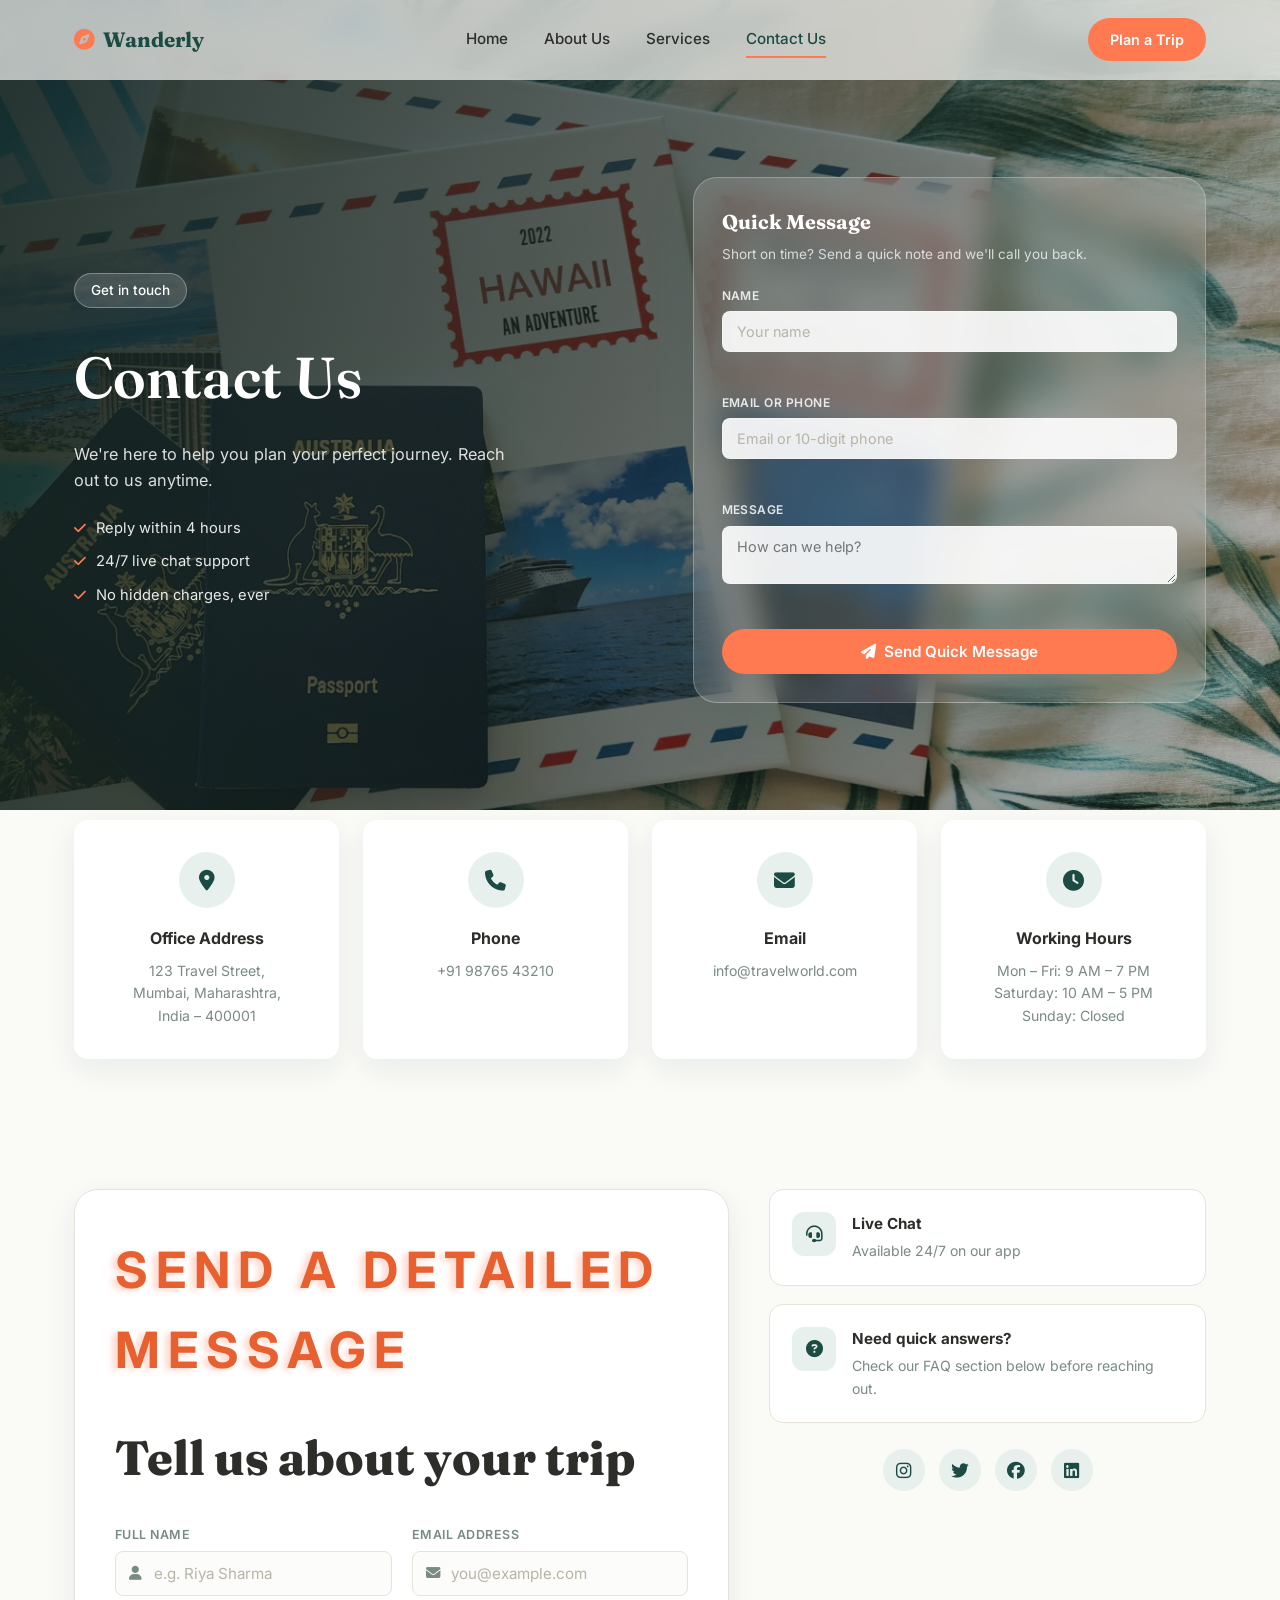
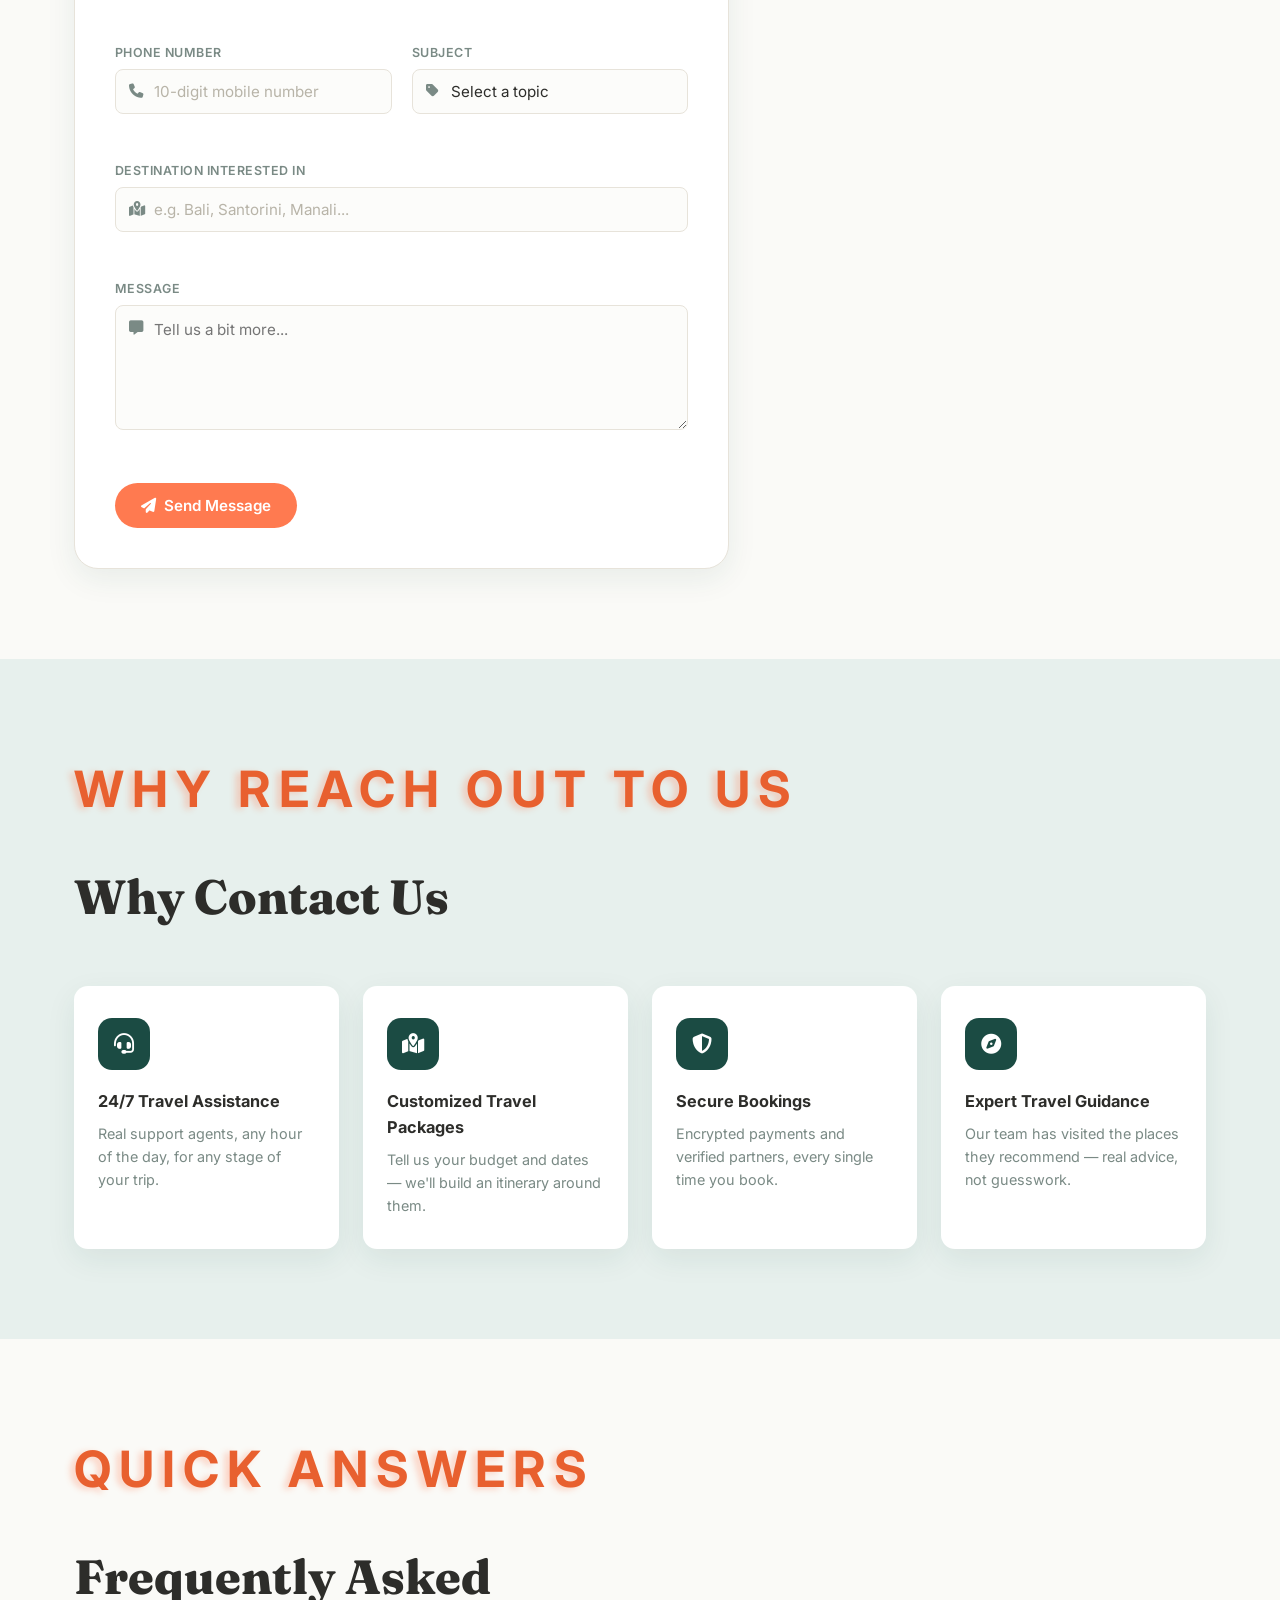
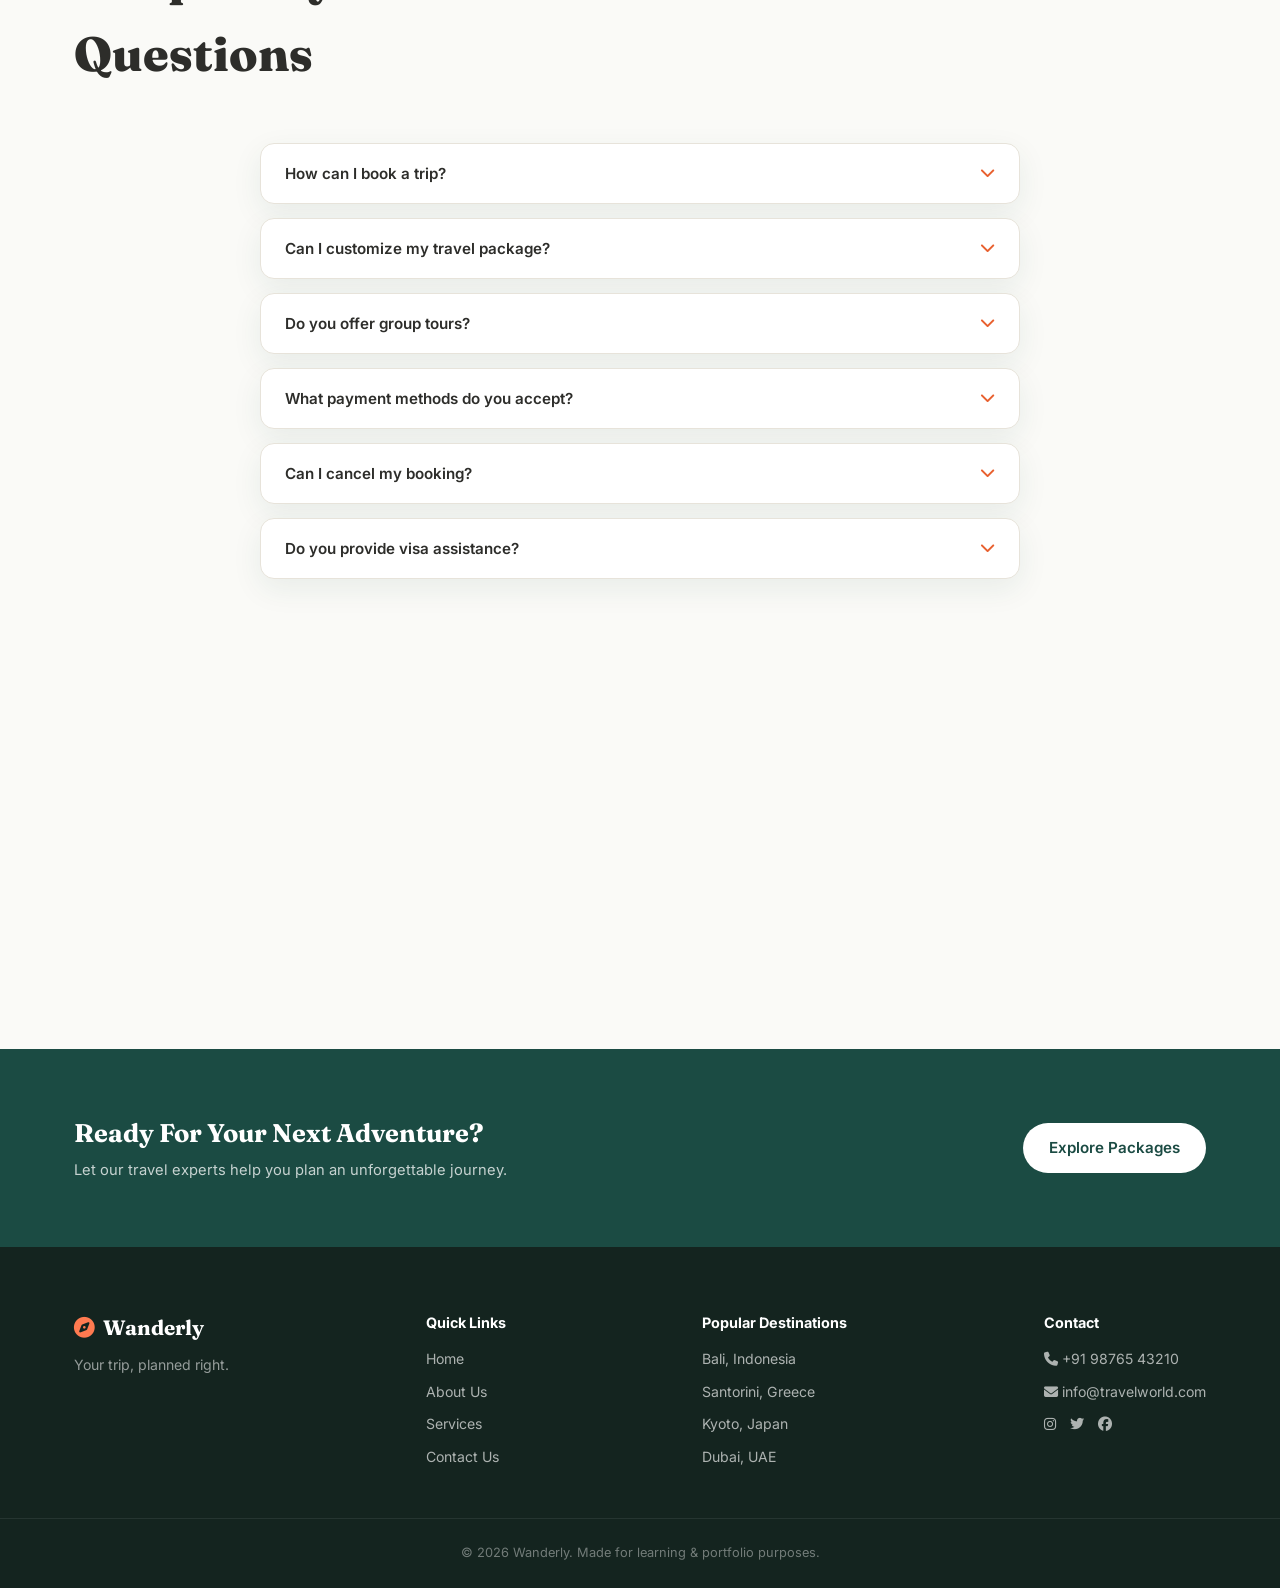
<file: contact.html>
<!DOCTYPE html>
<html lang="en">
<head>
  <meta charset="UTF-8" />
  <meta name="viewport" content="width=device-width, initial-scale=1.0" />
  <meta name="description" content="Contact Wanderly for travel bookings, custom packages, and 24/7 support. Reach us by phone, email, or our online form." />
  <title>Contact Us — Wanderly Travel</title>

  <!-- Google Fonts: Fraunces (headline) + Inter (body/UI) -->
  <link rel="preconnect" href="https://fonts.googleapis.com">
  <link rel="preconnect" href="https://fonts.gstatic.com" crossorigin>
  <link href="https://fonts.googleapis.com/css2?family=Fraunces:opsz,wght@9..144,400;9..144,500;9..144,600;9..144,700&family=Inter:wght@400;500;600;700&display=swap" rel="stylesheet">

  <!-- Icons -->
  <link rel="stylesheet" href="https://cdnjs.cloudflare.com/ajax/libs/font-awesome/6.5.1/css/all.min.css">

  <!-- style.css = shared styles used on every page -->
  <link rel="stylesheet" href="style.css" />
  <!-- contact.css = styles only for this page -->
  <link rel="stylesheet" href="contact.css" />
</head>
<body>

  <!-- ============ NAVBAR (same on every page) ============ -->
  <header class="navbar" id="navbar">
    <div class="container navbar__inner">
      <a href="index.html" class="navbar__logo">
        <i class="fa-solid fa-compass"></i>
        <span>Wanderly</span>
      </a>

      <nav class="navbar__links" id="navLinks">
        <a href="index.html">Home</a>
        <a href="about.html">About Us</a>
        <a href="services.html">Services</a>
        <a href="contact.html" class="active">Contact Us</a>
      </nav>

      <a href="#contactForm" class="btn btn--primary navbar__cta">Plan a Trip</a>

      <button class="navbar__toggle" id="navToggle" aria-label="Open menu">
        <span></span>
        <span></span>
        <span></span>
      </button>
    </div>
  </header>

  <!-- ============ 1. HERO SECTION (with small quick-contact form) ============ -->
  <section class="contact-hero">
    <div class="contact-hero__bg"></div>
    <div class="contact-hero__overlay"></div>

    <div class="container contact-hero__grid">

      <div class="contact-hero__text">
        <p class="hero__eyebrow" data-animate="fade-up">Get in touch</p>
        <h1 class="contact-hero__title" data-animate="fade-up" data-delay="1">Contact Us</h1>
        <p class="contact-hero__subtitle" data-animate="fade-up" data-delay="2">
          We're here to help you plan your perfect journey. Reach out to us anytime.
        </p>

        <ul class="contact-hero__highlights" data-animate="fade-up" data-delay="3">
          <li><i class="fa-solid fa-check"></i> Reply within 4 hours</li>
          <li><i class="fa-solid fa-check"></i> 24/7 live chat support</li>
          <li><i class="fa-solid fa-check"></i> No hidden charges, ever</li>
        </ul>
      </div>

      <!-- SMALL QUICK-CONTACT FORM, lives in the hero, glassmorphism card -->
      <div class="quick-form-card" data-animate="fade-up" data-delay="2">
        <h3>Quick Message</h3>
        <p class="quick-form-card__hint">Short on time? Send a quick note and we'll call you back.</p>

          <form id="quickForm" class="quick-form" novalidate method="get">
            <div class="field">
              <label for="FirstName" > Name </label>
              <input type="text" id="Firstname"  name="FName" placeholder="Your name" autocomplete="off" />
              <span class="field__error" id="quickNameError"></span>
            </div>

          <div class="field">
            <label for="Email" > Email or Phone </label>
            <input type="text" id="Email" name="Contact" placeholder="Email or 10-digit phone" autocomplete="off" />
            <span class="field__error" id="quickContactError"></span>
          </div>

          <div class="field">
            <label for="Message" > Message </label>
            <textarea id="Message" name="Message" rows="2" placeholder="How can we help?"></textarea>
            <span class="field__error" id="quickMessageError"></span>
          </div>

          <button type="button" class="btn btn--primary quick-form__submit" onclick="SendQuickMessage()">
            <i class="fa-solid fa-paper-plane"></i> Send Quick Message
          </button>
         

        </form>
      </div>

    </div>
  </section>
 <script>
function SendQuickMessage() {

    

    var firstName = document.getElementById("Firstname").value;
    var email = document.getElementById("Email").value;
    var message = document.getElementById("Message").value;

    console.log(firstName);
    console.log(email);
    console.log(message);

    window.location.href =
        "thankyou.html?name=" + firstName+
        "&email=" + email +
        "&message=" + message;
}
</script>
  <!-- ============ 2. CONTACT INFORMATION CARDS ============ -->
  <section class="info-cards">
    <div class="container">
      <div class="info-cards__grid">

        <div class="info-card" data-animate="fade-up">
          <div class="info-card__icon"><i class="fa-solid fa-location-dot"></i></div>
          <h3>Office Address</h3>
          <p>123 Travel Street,<br />Mumbai, Maharashtra,<br />India – 400001</p>
        </div>

        <div class="info-card" data-animate="fade-up" data-delay="1">
          <div class="info-card__icon"><i class="fa-solid fa-phone"></i></div>
          <h3>Phone</h3>
          <p>+91 98765 43210</p>
        </div>

        <div class="info-card" data-animate="fade-up" data-delay="2">
          <div class="info-card__icon"><i class="fa-solid fa-envelope"></i></div>
          <h3>Email</h3>
          <p>info@travelworld.com</p>
        </div>

        <div class="info-card" data-animate="fade-up" data-delay="3">
          <div class="info-card__icon"><i class="fa-solid fa-clock"></i></div>
          <h3>Working Hours</h3>
          <p>
            Mon – Fri: 9 AM – 7 PM<br />
            Saturday: 10 AM – 5 PM<br />
            Sunday: Closed
          </p>
        </div>

      </div>
    </div>
  </section>

  <!-- ============ 3. FULL CONTACT FORM SECTION ============ -->
  <section class="contact-main" id="contactForm">
    <div class="container contact-main__grid">

      <div class="contact-form-card" data-animate="fade-up">
        <p class="section-eyebrow">Send a detailed message</p>
        <h2 class="section-title" style="margin-bottom: 28px;">Tell us about your trip</h2>

        <form id="fullContactForm" class="contact-form" method="get">

          <div class="field">
            <label for="fullName">Full Name</label>
            <div class="field__input-wrap">
              <i class="fa-solid fa-user field__icon"></i>
              <input type="text" id="fullName1" name="fullName" placeholder="e.g. Riya Sharma" autocomplete="off" required />
            </div>
            <span class="field__error" id="fullNameError"></span>
          </div>

          <div class="field">
            <label for="email">Email Address</label>
            <div class="field__input-wrap">
              <i class="fa-solid fa-envelope field__icon"></i>
              <input type="email" id="email1" name="email" placeholder="you@example.com" autocomplete="off" />
            </div>
            <span class="field__error" id="emailError"></span>
          </div>

          <div class="field">
            <label for="phone">Phone Number</label>
            <div class="field__input-wrap">
              <i class="fa-solid fa-phone field__icon"></i>
              <input type="tel" id="phone1" name="phone" placeholder="10-digit mobile number" autocomplete="off" />
            </div>
            <span class="field__error" id="phoneError"></span>
          </div>

          <div class="field">
            <label for="subject">Subject</label>
            <div class="field__input-wrap">
              <i class="fa-solid fa-tag field__icon"></i>
              <select id="subject1" name="subject">
                <option value="">Select a topic</option>
                <option value="Booking Issue">Booking Issue</option>
                <option value="Refund / Cancellation">Refund / Cancellation</option>
                <option value="Partnership">Partnership</option>
                <option value="Feedback">Feedback</option>
                <option value="Other">Other</option>
              </select>
            </div>
            <span class="field__error" id="subjectError"></span>
          </div>

          <div class="field field--full">
            <label for="destination">Destination Interested In</label>
            <div class="field__input-wrap">
              <i class="fa-solid fa-map-location-dot field__icon"></i>
              <input type="text" id="destination1" name="destination" placeholder="e.g. Bali, Santorini, Manali..." autocomplete="off" />
            </div>
            <span class="field__error" id="destinationError"></span>
          </div>

          <div class="field field--full">
            <label for="message">Message</label>
            <div class="field__input-wrap field__input-wrap--textarea">
              <i class="fa-solid fa-message field__icon field__icon--top"></i>
              <textarea id="message1" name="message" rows="5" placeholder="Tell us a bit more..."></textarea>
            </div>
            <span class="field__error" id="messageError"></span>
          </div>

          <button type="button" class="btn btn--primary contact-form__submit" onclick="SendMessage()">
            <i class="fa-solid fa-paper-plane"></i>
            Send Message
          </button>
        </form>
      </div>


<script>

          
    function SendMessage() {

    
    const fullName = document.getElementById("fullName1").value.trim();
    const email = document.getElementById("email1").value.trim();
    const phone = document.getElementById("phone1").value.trim();
    const subject = document.getElementById("subject1").value;
    const destination = document.getElementById("destination1").value.trim();
    const message = document.getElementById("message1").value.trim();

   
    const fullNameError = document.getElementById("fullNameError");
    const emailError = document.getElementById("emailError");
    const phoneError = document.getElementById("phoneError");
    const subjectError = document.getElementById("subjectError");
    const destinationError = document.getElementById("destinationError");
    const messageError = document.getElementById("messageError");

    // Clear Previous Errors
    fullNameError.textContent = "";
    emailError.textContent = "";
    phoneError.textContent = "";
    subjectError.textContent = "";
    destinationError.textContent = "";
    messageError.textContent = "";

    let isValid = true;

    // Full Name Validation
    if (fullName === "") {
        fullNameError.textContent = "Please enter your full name";
        isValid = false;
    } else if (fullName.length < 3) {
        fullNameError.textContent = "Name must be at least 3 characters";
        isValid = false;
    }

    // Email Validation
    const emailPattern = /^[^\s@]+@[^\s@]+\.[^\s@]+$/;

    if (email === "") {
        emailError.textContent = "Please enter your email";
        isValid = false;
    } else if (!emailPattern.test(email)) {
        emailError.textContent = "Enter a valid email address";
        isValid = false;
    }

    // Phone Validation
    const phonePattern = /^[0-9]{10}$/;

    if (phone === "") {
        phoneError.textContent = "Please enter your phone number";
        isValid = false;
    } else if (!phonePattern.test(phone)) {
        phoneError.textContent = "Phone number must be 10 digits";
        isValid = false;
    }

    // Subject Validation
    if (subject === "") {
        subjectError.textContent = "Please select a subject";
        isValid = false;
    }

    // Destination Validation
    if (destination === "") {
        destinationError.textContent = "Please enter a destination";
        isValid = false;
    }

    // Message Validation
    if (message === "") {
        messageError.textContent = "Please enter a message";
        isValid = false;
    } else if (message.length < 10) {
        messageError.textContent = "Message must be at least 10 characters";
        isValid = false;
    }

    // Stop if invalid
    if (!isValid) {
        return false;
    }

    // Redirect to Thank You Page
    window.location.href =
        "thankyou.html?FullName=" + encodeURIComponent(fullName) +
        "&Email=" + encodeURIComponent(email) +
        "&Phone=" + encodeURIComponent(phone) +
        "&Subject=" + encodeURIComponent(subject) +
        "&Destination=" + encodeURIComponent(destination) +
        "&Message=" + encodeURIComponent(message);

    return true;
}

      </script>

      <!-- side socials panel -->
      <div class="contact-info" data-animate="fade-up" data-delay="1">
        <div class="contact-info__card">
          <div class="contact-info__icon"><i class="fa-solid fa-headset"></i></div>
          <div>
            <h4>Live Chat</h4>
            <p>Available 24/7 on our app</p>
          </div>
        </div>

        <div class="contact-info__card">
          <div class="contact-info__icon"><i class="fa-solid fa-circle-question"></i></div>
          <div>
            <h4>Need quick answers?</h4>
            <p>Check our FAQ section below before reaching out.</p>
          </div>
        </div>

        <div class="contact-info__socials">
          <a href="#"><i class="fa-brands fa-instagram"></i></a>
          <a href="#"><i class="fa-brands fa-twitter"></i></a>
          <a href="#"><i class="fa-brands fa-facebook"></i></a>
          <a href="#"><i class="fa-brands fa-linkedin"></i></a>
        </div>
      </div>

    </div>
  </section>

  <!-- ============ 4. WHY CONTACT US ============ -->
  <section class="why-contact">
    <div class="container">
      <p class="section-eyebrow">Why reach out to us</p>
      <h2 class="section-title">Why Contact Us</h2>

      <div class="why-contact__grid">
        <div class="why-card" data-animate="fade-up">
          <div class="why-card__icon"><i class="fa-solid fa-headset"></i></div>
          <h3>24/7 Travel Assistance</h3>
          <p>Real support agents, any hour of the day, for any stage of your trip.</p>
        </div>

        <div class="why-card" data-animate="fade-up" data-delay="1">
          <div class="why-card__icon"><i class="fa-solid fa-map-location-dot"></i></div>
          <h3>Customized Travel Packages</h3>
          <p>Tell us your budget and dates — we'll build an itinerary around them.</p>
        </div>

        <div class="why-card" data-animate="fade-up" data-delay="2">
          <div class="why-card__icon"><i class="fa-solid fa-shield-halved"></i></div>
          <h3>Secure Bookings</h3>
          <p>Encrypted payments and verified partners, every single time you book.</p>
        </div>

        <div class="why-card" data-animate="fade-up" data-delay="3">
          <div class="why-card__icon"><i class="fa-solid fa-compass"></i></div>
          <h3>Expert Travel Guidance</h3>
          <p>Our team has visited the places they recommend — real advice, not guesswork.</p>
        </div>
      </div>
    </div>
  </section>

  <!-- ============ 5. FAQ ============ -->
  <section class="faq">
    <div class="container">
      <p class="section-eyebrow">Quick answers</p>
      <h2 class="section-title">Frequently Asked Questions</h2>

      <div class="faq__list" id="faqList">
        <div class="faq-item">
          <button class="faq-item__question">
            How can I book a trip?
            <i class="fa-solid fa-chevron-down"></i>
          </button>
          <div class="faq-item__answer">
            <p>Use the search form on our homepage to find a stay, or fill the contact form above and our team will book it for you.</p>
          </div>
        </div>

        <div class="faq-item">
          <button class="faq-item__question">
            Can I customize my travel package?
            <i class="fa-solid fa-chevron-down"></i>
          </button>
          <div class="faq-item__answer">
            <p>Yes — tell us your destination, dates, and budget in the form above, and we'll tailor a package to match.</p>
          </div>
        </div>

        <div class="faq-item">
          <button class="faq-item__question">
            Do you offer group tours?
            <i class="fa-solid fa-chevron-down"></i>
          </button>
          <div class="faq-item__answer">
            <p>Yes, we run curated group tours for both small friend groups and larger corporate travel needs.</p>
          </div>
        </div>

        <div class="faq-item">
          <button class="faq-item__question">
            What payment methods do you accept?
            <i class="fa-solid fa-chevron-down"></i>
          </button>
          <div class="faq-item__answer">
            <p>We accept all major credit/debit cards, UPI, net banking, and popular digital wallets.</p>
          </div>
        </div>

        <div class="faq-item">
          <button class="faq-item__question">
            Can I cancel my booking?
            <i class="fa-solid fa-chevron-down"></i>
          </button>
          <div class="faq-item__answer">
            <p>Most bookings offer free cancellation up to 48 hours before check-in. Check your booking confirmation for specific terms.</p>
          </div>
        </div>

        <div class="faq-item">
          <button class="faq-item__question">
            Do you provide visa assistance?
            <i class="fa-solid fa-chevron-down"></i>
          </button>
          <div class="faq-item__answer">
            <p>Yes, our team can guide you through visa requirements and documentation for most international destinations.</p>
          </div>
        </div>
      </div>
    </div>
  </section>

  <!-- ============ 6. MAP ============ -->
  <section class="map-section" data-animate="fade-up">
    <iframe
      src="https://maps.google.com/maps?q=Mumbai%2C%20Maharashtra%2C%20India&t=&z=13&ie=UTF8&iwloc=&output=embed"
      width="100%"
      height="100%"
      style="border:0;"
      loading="lazy"
      referrerpolicy="no-referrer-when-downgrade"
      title="Wanderly office location map">
    </iframe>
  </section>

  <!-- ============ 7. CALL TO ACTION ============ -->
  <section class="cta-band">
    <div class="container cta-band__inner">
      <div>
        <h2>Ready For Your Next Adventure?</h2>
        <p>Let our travel experts help you plan an unforgettable journey.</p>
      </div>
      <a href="services.html" class="btn btn--secondary">Explore Packages</a>
    </div>
  </section>

  <!-- ============ 8. FOOTER ============ -->
  <footer class="footer">
    <div class="container footer__inner">
      <div class="footer__brand">
        <a href="index.html" class="navbar__logo">
          <i class="fa-solid fa-compass"></i>
          <span>Wanderly</span>
        </a>
        <p>Your trip, planned right.</p>
      </div>

      <div class="footer__col">
        <h4>Quick Links</h4>
        <a href="index.html">Home</a>
        <a href="about.html">About Us</a>
        <a href="services.html">Services</a>
        <a href="contact.html">Contact Us</a>
      </div>

      <div class="footer__col">
        <h4>Popular Destinations</h4>
        <a href="#">Bali, Indonesia</a>
        <a href="#">Santorini, Greece</a>
        <a href="#">Kyoto, Japan</a>
        <a href="#">Dubai, UAE</a>
      </div>

      <div class="footer__col">
        <h4>Contact</h4>
        <a href="tel:+919876543210"><i class="fa-solid fa-phone"></i> +91 98765 43210</a>
        <a href="mailto:info@travelworld.com"><i class="fa-solid fa-envelope"></i> info@travelworld.com</a>
        <div class="footer__socials">
          <a href="#"><i class="fa-brands fa-instagram"></i></a>
          <a href="#"><i class="fa-brands fa-twitter"></i></a>
          <a href="#"><i class="fa-brands fa-facebook"></i></a>
        </div>
      </div>
    </div>

    <p class="footer__bottom">© 2026 Wanderly. Made for learning &amp; portfolio purposes.</p>
  </footer>

  <script src="script.js"></script>
  <script src="contact.js"></script>
</body>
</html>
</file>
<file: style.css>
/* =====================================================
   WANDERLY — HOMEPAGE STYLES
   Beginner note: this file is organized top to bottom
   in the same order as the sections in index.html.
   Search (Ctrl+F) for the section name in CAPS to jump.
===================================================== */

/* ---------- 1. RESET & VARIABLES ---------- */
:root {
  /* Colors */
  --color-bg: #fafaf7;
  --color-surface: #ffffff;
  --color-primary: #1b4b43;     /* deep pine green */
  --color-primary-light: #e7f0ed;
  --color-accent: #ff7a50;      /* coral */
  --color-accent-dark: #e8602f;
  --color-text: #2d2d2a;
  --color-text-muted: #7a8a85;
  --color-border: #e7e3da;
  --color-error: #d6453d;
  --color-success: #1b4b43;

  /* Type */
  --font-display: "Fraunces", serif;
  --font-body: "Inter", sans-serif;

  /* Layout */
  --container-width: 1180px;
  --radius-sm: 8px;
  --radius-md: 14px;
  --radius-lg: 24px;
  --shadow-soft: 0 10px 30px rgba(27, 75, 67, 0.08);
  --shadow-strong: 0 20px 50px rgba(27, 75, 67, 0.18);
  --transition: 0.25s ease;
}

* {
  margin: 0;
  padding: 0;
  box-sizing: border-box;
}

html {
  scroll-behavior: smooth;
}

body {
  font-family: var(--font-body);
  color: var(--color-text);
  background: var(--color-bg);
  line-height: 1.6;
  overflow-x: hidden;
}

img {
  display: block;
  max-width: 100%;
}

a {
  text-decoration: none;
  color: inherit;
}

.container {
  width: 100%;
  max-width: var(--container-width);
  margin: 0 auto;
  padding: 0 24px;
}

/* Respect users who prefer less motion */
@media (prefers-reduced-motion: reduce) {
  * {
    animation-duration: 0.001ms !important;
    transition-duration: 0.001ms !important;
  }
}

/* Reusable buttons */
.btn {
  display: inline-flex;
  align-items: center;
  justify-content: center;
  gap: 8px;
  padding: 13px 26px;
  border-radius: 999px;
  font-family: var(--font-body);
  font-weight: 600;
  font-size: 0.95rem;
  border: none;
  cursor: pointer;
  transition: transform var(--transition), box-shadow var(--transition), background var(--transition);
}

.btn--primary {
  background: var(--color-accent);
  color: #fff;
}

.btn--primary:hover {
  background: var(--color-accent-dark);
  transform: translateY(-2px);
  box-shadow: 0 12px 24px rgba(255, 122, 80, 0.35);
}

.btn--secondary {
  background: #fff;
  color: var(--color-primary);
}

.btn--secondary:hover {
  transform: translateY(-2px);
  box-shadow: var(--shadow-soft);
}

/* Section heading helpers, reused across sections */
.section-eyebrow {
  text-transform: uppercase;
  letter-spacing: 8px;
  font-size: 50px;
  font-weight: 700;
  color: var(--color-accent-dark);
  margin-bottom: 30px;
  text-shadow: -5px 2px 6px #ff7a504f;
}

.section-title {
  font-family: var(--font-display);
  font-weight: 800;
  font-size: 48px;
  max-width: 600px;
  margin-bottom: 50px;
}

/* ---------- 2. SCROLL-REVEAL ANIMATION (JS toggles .is-visible) ---------- */
[data-animate] {
  opacity: 0;
  transform: translateY(24px);
  transition: opacity 0.7s ease, transform 0.7s ease;
}

[data-animate].is-visible {
  opacity: 1;
  transform: translateY(0);
}

[data-animate][data-delay="1"] { transition-delay: 0.1s; }
[data-animate][data-delay="2"] { transition-delay: 0.2s; }
[data-animate][data-delay="3"] { transition-delay: 0.3s; }

/* ---------- 3. NAVBAR ---------- */
.navbar {
  position: fixed;
  top: 0;
  left: 0;
  right: 0;
  z-index: 100;
  background: rgba(250, 250, 247, 0.7);
  backdrop-filter: blur(12px);
  border-bottom: 1px solid transparent;
  transition: background var(--transition), border-color var(--transition);
}

.navbar.is-scrolled {
  background: rgba(250, 250, 247, 0.92);
  border-bottom-color: var(--color-border);
}

.navbar__inner {
  display: flex;
  align-items: center;
  justify-content: space-between;
  padding-top: 18px;
  padding-bottom: 18px;
}

.navbar__logo {
  display: flex;
  align-items: center;
  gap: 8px;
  font-family: var(--font-display);
  font-weight: 700;
  font-size: 1.3rem;
  color: var(--color-primary);
}

.navbar__logo i {
  color: var(--color-accent);
}

.navbar__links {
  display: flex;
  gap: 36px;
}

.navbar__links a {
  font-weight: 500;
  font-size: 0.95rem;
  color: var(--color-text);
  position: relative;
  padding: 4px 0;
  transition: color var(--transition);
}

.navbar__links a::after {
  content: "";
  position: absolute;
  left: 0;
  bottom: -2px;
  height: 2px;
  width: 0%;
  background: var(--color-accent);
  transition: width var(--transition);
}

.navbar__links a:hover,
.navbar__links a.active {
  color: var(--color-primary);
}

.navbar__links a:hover::after,
.navbar__links a.active::after {
  width: 100%;
}

.navbar__cta {
  padding: 10px 22px;
  font-size: 0.9rem;
}

.navbar__toggle {
  display: none;
  flex-direction: column;
  gap: 5px;
  background: none;
  border: none;
  cursor: pointer;
  padding: 6px;
}

.navbar__toggle span {
  width: 24px;
  height: 2px;
  background: var(--color-primary);
  border-radius: 2px;
  transition: var(--transition);
}

/* ---------- 4. HERO ---------- */
.hero {
  position: relative;
  min-height: 92vh;
  display: flex;
  flex-direction: column;
  align-items: center;
  justify-content: center;
  text-align: center;
  padding: 140px 24px 160px;
  overflow: hidden;
}

.hero__bg {
  position: absolute;
  inset: 0;
  background-image: url("https://images.unsplash.com/photo-1507525428034-b723cf961d3e?auto=format&fit=crop&w=1600&q=80");
  background-size: cover;
  background-position: center;
  transform: scale(1.05);
  animation: heroZoom 18s ease-in-out infinite alternate;
}

@keyframes heroZoom {
  from { transform: scale(1.05); }
  to { transform: scale(1.15); }
}

.hero__overlay {
  position: absolute;
  inset: 0;
  background: linear-gradient(
    180deg,
    rgba(27, 45, 40, 0.55) 0%,
    rgba(27, 45, 40, 0.35) 45%,
    rgba(250, 250, 247, 1) 100%
  );
}

.hero__content {
  position: relative;
  z-index: 2;
  color: #fff;
  max-width: 720px;
}

.hero__eyebrow {
  display: inline-block;
  background: rgba(255, 255, 255, 0.15);
  border: 1px solid rgba(255, 255, 255, 0.3);
  padding: 6px 16px;
  border-radius: 999px;
  font-size: 0.85rem;
  font-weight: 500;
  margin-bottom: 24px;
}

.hero__title {
  font-family: var(--font-display);
  font-weight: 600;
  font-size: clamp(2.4rem, 6vw, 4.2rem);
  line-height: 1.08;
  margin-bottom: 20px;
}

.hero__title-accent {
  color: var(--color-accent);
  font-style: italic;
}

.hero__subtitle {
  font-size: 1.05rem;
  color: rgba(255, 255, 255, 0.85);
  max-width: 480px;
  margin: 0 auto;
}

/* ---------- 5. SEARCH CARD (floats over hero bottom edge) ---------- */
.search-card {
  position: relative;
  z-index: 3;
  background: var(--color-surface);
  border-radius: var(--radius-lg);
  box-shadow: var(--shadow-strong);
  padding: 28px;
  width: min(960px, 92vw);
  margin-top: 40px;
}

.search-form {
  display: grid;
  grid-template-columns: 1.4fr 1fr 1fr 0.8fr auto;
  gap: 16px;
  align-items: start;
}

.field {
  display: flex;
  flex-direction: column;
  gap: 6px;
  text-align: left;
}

.field label {
  font-size: 0.78rem;
  font-weight: 600;
  color: var(--color-text-muted);
  text-transform: uppercase;
  letter-spacing: 0.04em;
}

.field__input-wrap {
  position: relative;
  display: flex;
  align-items: center;
}

.field__icon {
  position: absolute;
  left: 14px;
  color: var(--color-text-muted);
  font-size: 0.9rem;
  pointer-events: none;
}

.field input {
  width: 100%;
  padding: 12px 14px 12px 38px;
  border: 1.5px solid var(--color-border);
  border-radius: var(--radius-sm);
  font-family: var(--font-body);
  font-size: 0.95rem;
  color: var(--color-text);
  background: #fcfcfa;
  transition: border-color var(--transition), box-shadow var(--transition);
}

.field input::placeholder {
  color: #b8b4a8;
}

.field input:focus {
  outline: none;
  border-color: var(--color-primary);
  box-shadow: 0 0 0 4px var(--color-primary-light);
}

/* Error state: red border + visible message below the field */
.field.has-error input {
  border-color: var(--color-error);
}

.field.has-error input:focus {
  box-shadow: 0 0 0 4px rgba(214, 69, 61, 0.12);
}

.field__error {
  min-height: 16px;
  font-size: 0.78rem;
  color: var(--color-error);
  font-weight: 500;
}

/* Success state: green border, used after the field passes validation */
.field.is-valid input {
  border-color: var(--color-primary);
}

.search-form__submit {
  height: 46px;
  margin-top: 22px; /* aligns with inputs, offsetting the label row above */
  white-space: nowrap;
}

.search-form__success {
  display: none;
  align-items: center;
  gap: 8px;
  margin-top: 18px;
  color: var(--color-success);
  font-weight: 600;
  font-size: 0.95rem;
}

.search-form__success.is-visible {
  display: flex;
}

/* ---------- 6. DESTINATIONS (auto-scrolling strip) ---------- */
.destinations {
  padding: 120px 0 80px;
}

.destinations .container {
  margin-bottom: 40px;
}

.destinations__track-wrap {
  overflow: hidden;
  position: relative;
}

.destinations__track-wrap::before,
.destinations__track-wrap::after {
  content: "";
  position: absolute;
  top: 0;
  bottom: 0;
  width: 80px;
  z-index: 2;
  pointer-events: none;
}

.destinations__track-wrap::before {
  left: 0;
  background: linear-gradient(90deg, var(--color-bg), transparent);
}

.destinations__track-wrap::after {
  right: 0;
  background: linear-gradient(270deg, var(--color-bg), transparent);
}

.destinations__track {
  display: flex;
  gap: 24px;
  width: max-content;
  padding: 0 24px;
  animation: scrollTrack 32s linear infinite;
}

.destinations__track-wrap:hover .destinations__track {
  animation-play-state: paused;
}

@keyframes scrollTrack {
  from { transform: translateX(0); }
  to { transform: translateX(-50%); }
}

.dest-card {
  position: relative;
  flex: 0 0 280px;
  height: 340px;
  border-radius: var(--radius-md);
  overflow: hidden;
  box-shadow: var(--shadow-soft);
  transition: transform var(--transition);
}

.dest-card:hover {
  transform: translateY(-6px);
}

.dest-card img {
  width: 100%;
  height: 100%;
  object-fit: cover;
  transition: transform 0.5s ease;
}

.dest-card:hover img {
  transform: scale(1.08);
}

.dest-card__info {
  position: absolute;
  left: 0;
  right: 0;
  bottom: 0;
  padding: 20px;
  background: linear-gradient(180deg, transparent, rgba(20, 30, 27, 0.85));
  color: #fff;
}

.dest-card__info h3 {
  font-family: var(--font-display);
  font-size: 1.15rem;
  margin-bottom: 4px;
}

.dest-card__info span {
  font-size: 0.85rem;
  color: rgba(255, 255, 255, 0.8);
}

/* ---------- 7. FEATURES ---------- */
.features {
  padding: 80px 0;
  
}

.features__grid {
  display: grid;
  grid-template-columns: repeat(4, 1fr);
  gap: 24px;
  
}

.feature-card {
  background: var(--color-surface);
  border: 1px solid var(--color-border);
  border-radius: var(--radius-md);
  padding: 32px 24px;
  transition: transform var(--transition), box-shadow var(--transition);
}

.feature-card:hover {
  transform: translateY(-6px);
  box-shadow: var(--shadow-soft);
}

.feature-card__icon {
  width: 48px;
  height: 48px;
  border-radius: 12px;
  background: var(--color-primary-light);
  color: var(--color-primary);
  display: flex;
  align-items: center;
  justify-content: center;
  font-size: 1.2rem;
  margin-bottom: 18px;
}

.feature-card h3 {
  font-size: 1.05rem;
  margin-bottom: 8px;
}

.feature-card p {
  font-size: 0.92rem;
  color: var(--color-text-muted);
}

/* ---------- 8. TESTIMONIALS ---------- */
.testimonials {
  padding: 80px 0;
  background: var(--color-primary-light);
}

.testimonials__grid {
  display: grid;
  grid-template-columns: repeat(3, 1fr);
  gap: 24px;
}

.testimonial-card {
  background: var(--color-surface);
  border-radius: var(--radius-md);
  padding: 28px;
  box-shadow: var(--shadow-soft);
}

.testimonial-card__stars {
  color: var(--color-accent);
  margin-bottom: 12px;
  font-size: 0.95rem;
}

.testimonial-card p {
  font-size: 0.92rem;
  color: var(--color-text);
  margin-bottom: 20px;
}

.testimonial-card__author {
  display: flex;
  align-items: center;
  gap: 12px;
}

.testimonial-card__author img {
  width: 42px;
  height: 42px;
  border-radius: 50%;
  object-fit: cover;
}

.testimonial-card__author strong {
  display: block;
  font-size: 0.9rem;
}

.testimonial-card__author span {
  font-size: 0.8rem;
  color: var(--color-text-muted);
}

/* ---------- 9. CTA BAND (newsletter) ---------- */
.cta-band {
  background: var(--color-primary);
  padding: 64px 0;
}

.cta-band__inner {
  display: flex;
  align-items: center;
  justify-content: space-between;
  gap: 32px;
  flex-wrap: wrap;
}

.cta-band__inner h2 {
  font-family: var(--font-display);
  color: #fff;
  font-size: 1.6rem;
  margin-bottom: 6px;
}

.cta-band__inner p {
  color: rgba(255, 255, 255, 0.75);
  font-size: 0.92rem;
}

.cta-band__form {
  display: flex;
  gap: 10px;
}

.cta-band__form input {
  padding: 13px 18px;
  border-radius: 999px;
  border: none;
  width: 260px;
  font-family: var(--font-body);
  font-size: 0.92rem;
}

.cta-band__form input:focus {
  outline: 3px solid rgba(255, 255, 255, 0.4);
}

/* ---------- 10. FOOTER ---------- */
.footer {
  background: #14241f;
  color: rgba(255, 255, 255, 0.7);
  padding: 64px 0 24px;
}

.footer__inner {
  display: flex;
  justify-content: space-between;
  gap: 40px;
  flex-wrap: wrap;
  margin-bottom: 40px;
}

.footer__brand .navbar__logo {
  color: #fff;
  margin-bottom: 10px;
}

.footer__brand p {
  font-size: 0.88rem;
  color: rgba(255, 255, 255, 0.55);
}

.footer__col h4 {
  color: #fff;
  font-size: 0.9rem;
  margin-bottom: 14px;
}

.footer__col a {
  display: block;
  font-size: 0.88rem;
  margin-bottom: 10px;
  color: rgba(255, 255, 255, 0.65);
  transition: color var(--transition);
}

.footer__col a:hover {
  color: var(--color-accent);
}

.footer__socials {
  display: flex;
  gap: 14px;
  font-size: 1.1rem;
}

.footer__socials a:hover {
  color: var(--color-accent);
}

.footer__bottom {
  text-align: center;
  font-size: 0.8rem;
  color: rgba(255, 255, 255, 0.4);
  padding-top: 24px;
  border-top: 1px solid rgba(255, 255, 255, 0.08);
}

/* ---------- 11. RESPONSIVE ---------- */
@media (max-width: 1024px) {
  .search-form {
    grid-template-columns: 1fr 1fr;
  }
  .search-form__submit {
    grid-column: span 2;
    margin-top: 6px;
  }
  .features__grid {
    grid-template-columns: repeat(2, 1fr);
  }
  .testimonials__grid {
    grid-template-columns: 1fr;
  }
}

@media (max-width: 768px) {
  .navbar__links,
  .navbar__cta {
    display: none;
  }
  .navbar__toggle {
    display: flex;
  }

  /* Mobile dropdown menu, toggled via JS adding .is-open */
  .navbar__links.is-open {
    display: flex;
    flex-direction: column;
    position: absolute;
    top: 100%;
    left: 0;
    right: 0;
    background: var(--color-surface);
    padding: 20px 24px;
    gap: 18px;
    border-bottom: 1px solid var(--color-border);
    box-shadow: var(--shadow-soft);
  }

  .hero {
    padding: 120px 16px 140px;
  }

  .search-card {
    padding: 20px;
  }

  .search-form {
    grid-template-columns: 1fr;
  }

  .search-form__submit {
    grid-column: span 1;
  }

  .features__grid {
    grid-template-columns: 1fr;
  }

  .cta-band__inner {
    flex-direction: column;
    text-align: center;
  }

  .cta-band__form {
    width: 100%;
  }

  .cta-band__form input {
    flex: 1;
    width: auto;
  }
}
</file>
<file: contact.css>
/* ---------- 1. HERO with small quick-contact form ---------- */
.contact-hero {
  position: relative;
  min-height: 90vh;
  display: flex;
  align-items: center;
  padding: 150px 24px 80px;
  overflow: hidden;
}

.contact-hero__bg {
  position: absolute;
  inset: 0;
  background-image: url("contactus.jpg");
  background-size: cover;
  background-position: center;
  transform: scale(1.05);
  animation: heroZoom 18s ease-in-out infinite alternate;
}

.contact-hero__overlay {
  position: absolute;
  inset: 0;
  background: linear-gradient(
    100deg,
    rgba(20, 36, 31, 0.9) 0%,
    rgba(20, 36, 31, 0.65) 50%,
    rgba(20, 36, 31, 0.3) 100%
  );
}

.contact-hero__grid {
  position: relative;
  z-index: 2;
  display: grid;
  grid-template-columns: 1fr 0.9fr;
  gap: 48px;
  align-items: center;
  width: 100%;
}

.contact-hero__text {
  color: #fff;
}

.contact-hero__title {
  font-family: var(--font-display);
  font-weight: 600;
  font-size: clamp(2.4rem, 5vw, 3.6rem);
  margin-bottom: 16px;
}

.contact-hero__subtitle {
  font-size: 1.02rem;
  color: rgba(255, 255, 255, 0.85);
  max-width: 440px;
  margin-bottom: 24px;
}

.contact-hero__highlights {
  list-style: none;
  display: flex;
  flex-direction: column;
  gap: 10px;
}

.contact-hero__highlights li {
  display: flex;
  align-items: center;
  gap: 10px;
  font-size: 0.92rem;
  color: rgba(255, 255, 255, 0.9);
}

.contact-hero__highlights i {
  color: var(--color-accent);
  font-size: 0.85rem;
}


.quick-form-card {
  background: rgba(255, 255, 255, 0.14);
  border: 1px solid rgba(255, 255, 255, 0.25);
  backdrop-filter: blur(16px);
  border-radius: var(--radius-lg);
  padding: 28px;
  box-shadow: var(--shadow-strong);
}

.quick-form-card h3 {
  font-family: var(--font-display);
  color: #fff;
  font-size: 1.25rem;
  margin-bottom: 6px;
}

.quick-form-card__hint {
  color: rgba(255, 255, 255, 0.75);
  font-size: 0.85rem;
  margin-bottom: 20px;
}

.quick-form {
  display: flex;
  flex-direction: column;
  gap: 14px;
}

/* Quick form fields sit on the glass card, so they need light backgrounds
   and white labels — different from the regular .field style on dark glass. */
.quick-form .field label {
  color: rgba(255, 255, 255, 0.85);
  font-size: 0.75rem;
}

.quick-form .field input,
.quick-form .field textarea {
  width: 100%;
  padding: 11px 14px;
  border-radius: var(--radius-sm);
  border: 1.5px solid rgba(255, 255, 255, 0.3);
  background: rgba(255, 255, 255, 0.9);
  font-family: var(--font-body);
  font-size: 0.9rem;
  color: var(--color-text);
}

.quick-form .field input:focus,
.quick-form .field textarea:focus {
  outline: none;
  border-color: var(--color-accent);
  box-shadow: 0 0 0 3px rgba(255, 122, 80, 0.25);
}

.quick-form .field.has-error input,
.quick-form .field.has-error textarea {
  border-color: var(--color-error);
}

.quick-form .field__error {
  color: #ffd9d4;
  font-size: 0.74rem;
}

.quick-form__submit {
  width: 100%;
  justify-content: center;
  margin-top: 4px;
}

/* ---------- 2. CONTACT INFO CARDS ---------- */
.info-cards {
  padding: 70px 0 90px;
  margin-top: -60px; /* lets cards slightly overlap the hero's bottom edge */
  position: relative;
  z-index: 3;
}

.info-cards__grid {
  display: grid;
  grid-template-columns: repeat(4, 1fr);
  gap: 24px;
}

.info-card {
  background: var(--color-surface);
  border-radius: var(--radius-md);
  padding: 32px 24px;
  text-align: center;
  box-shadow: var(--shadow-soft);
  transition: transform var(--transition), box-shadow var(--transition);
}

.info-card:hover {
  transform: translateY(-8px);
  box-shadow: var(--shadow-strong);
}

.info-card__icon {
  width: 56px;
  height: 56px;
  margin: 0 auto 18px;
  border-radius: 50%;
  background: var(--color-primary-light);
  color: var(--color-primary);
  display: flex;
  align-items: center;
  justify-content: center;
  font-size: 1.3rem;
  transition: background var(--transition), color var(--transition);
}

.info-card:hover .info-card__icon {
  background: var(--color-primary);
  color: #fff;
}

.info-card h3 {
  font-size: 1rem;
  margin-bottom: 8px;
}

.info-card p {
  font-size: 0.88rem;
  color: var(--color-text-muted);
  line-height: 1.6;
}

/* ---------- 3. CONTACT MAIN (full form + side panel) ---------- */
.contact-main {
  padding: 40px 0 90px;
}

.contact-main__grid {
  display: grid;
  grid-template-columns: 1.5fr 1fr;
  gap: 40px;
  align-items: start;
}

.contact-form-card {
  background: var(--color-surface);
  border: 1px solid var(--color-border);
  border-radius: var(--radius-lg);
  padding: 40px;
  box-shadow: var(--shadow-soft);
}

.contact-form {
  display: grid;
  grid-template-columns: 1fr 1fr;
  gap: 20px;
}

.field--full {
  grid-column: span 2;
}

.field select {
  width: 100%;
  padding: 12px 14px 12px 38px;
  border: 1.5px solid var(--color-border);
  border-radius: var(--radius-sm);
  font-family: var(--font-body);
  font-size: 0.95rem;
  color: var(--color-text);
  background: #fcfcfa;
  transition: border-color var(--transition), box-shadow var(--transition);
  appearance: none;
}

.field select:focus {
  outline: none;
  border-color: var(--color-primary);
  box-shadow: 0 0 0 4px var(--color-primary-light);
}

.field.has-error select {
  border-color: var(--color-error);
}

.field__input-wrap--textarea {
  align-items: flex-start;
}

.field__icon--top {
  top: 16px;
}

.field textarea {
  width: 100%;
  padding: 14px 14px 14px 38px;
  border: 1.5px solid var(--color-border);
  border-radius: var(--radius-sm);
  font-family: var(--font-body);
  font-size: 0.95rem;
  color: var(--color-text);
  background: #fcfcfa;
  resize: vertical;
  transition: border-color var(--transition), box-shadow var(--transition);
}

.field textarea:focus {
  outline: none;
  border-color: var(--color-primary);
  box-shadow: 0 0 0 4px var(--color-primary-light);
}

.field.has-error textarea {
  border-color: var(--color-error);
}

.contact-form__submit {
  grid-column: span 2;
  width: fit-content;
  margin-top: 6px;
}

.contact-info {
  display: flex;
  flex-direction: column;
  gap: 18px;
}

.contact-info__card {
  background: var(--color-surface);
  border: 1px solid var(--color-border);
  border-radius: var(--radius-md);
  padding: 22px;
  display: flex;
  gap: 16px;
  align-items: flex-start;
  transition: transform var(--transition), box-shadow var(--transition);
}

.contact-info__card:hover {
  transform: translateY(-4px);
  box-shadow: var(--shadow-soft);
}

.contact-info__icon {
  flex: 0 0 44px;
  height: 44px;
  border-radius: 12px;
  background: var(--color-primary-light);
  color: var(--color-primary);
  display: flex;
  align-items: center;
  justify-content: center;
  font-size: 1.05rem;
}

.contact-info__card h4 {
  font-size: 0.95rem;
  margin-bottom: 4px;
}

.contact-info__card p {
  font-size: 0.88rem;
  color: var(--color-text-muted);
}

.contact-info__socials {
  display: flex;
  gap: 14px;
  justify-content: center;
  margin-top: 8px;
  font-size: 1.1rem;
}

.contact-info__socials a {
  width: 42px;
  height: 42px;
  border-radius: 50%;
  background: var(--color-primary-light);
  color: var(--color-primary);
  display: flex;
  align-items: center;
  justify-content: center;
  transition: background var(--transition), color var(--transition);
}

.contact-info__socials a:hover {
  background: var(--color-primary);
  color: #fff;
}

/* ---------- 4. WHY CONTACT US ---------- */
.why-contact {
  padding: 90px 0;
  background: var(--color-primary-light);
}

.why-contact__grid {
  display: grid;
  grid-template-columns: repeat(4, 1fr);
  gap: 24px;
}

.why-card {
  background: var(--color-surface);
  border-radius: var(--radius-md);
  padding: 32px 24px;
  box-shadow: var(--shadow-soft);
  transition: transform var(--transition), box-shadow var(--transition);
}

.why-card:hover {
  transform: translateY(-6px);
  box-shadow: var(--shadow-strong);
}

.why-card__icon {
  width: 52px;
  height: 52px;
  border-radius: 14px;
  background: var(--color-primary);
  color: #fff;
  display: flex;
  align-items: center;
  justify-content: center;
  font-size: 1.25rem;
  margin-bottom: 18px;
}

.why-card h3 {
  font-size: 1.02rem;
  margin-bottom: 8px;
}

.why-card p {
  font-size: 0.9rem;
  color: var(--color-text-muted);
}

/* ---------- 5. MAP ---------- */
.map-section {
  width: 100%;
  height: 380px;
  filter: saturate(0.9);
}

/* ---------- 6. FAQ ACCORDION ---------- */
.faq {
  padding: 90px 0;
}

.faq__list {
  max-width: 760px;
  margin: 0 auto;
  display: flex;
  flex-direction: column;
  gap: 14px;
}

.faq-item {
  background: var(--color-surface);
  border: 1px solid var(--color-border);
  border-radius: var(--radius-md);
  overflow: hidden;
  box-shadow: var(--shadow-soft);
}

.faq-item__question {
  width: 100%;
  display: flex;
  align-items: center;
  justify-content: space-between;
  padding: 20px 24px;
  background: none;
  border: none;
  text-align: left;
  font-family: var(--font-body);
  font-weight: 600;
  font-size: 0.95rem;
  color: var(--color-text);
  cursor: pointer;
}

.faq-item__question i {
  color: var(--color-accent-dark);
  transition: transform var(--transition);
}

.faq-item.is-open .faq-item__question i {
  transform: rotate(180deg);
}

.faq-item__answer {
  max-height: 0;
  overflow: hidden;
  transition: max-height 0.3s ease;
}

.faq-item.is-open .faq-item__answer {
  max-height: 200px;
}

.faq-item__answer p {
  padding: 0 24px 20px;
  font-size: 0.9rem;
  color: var(--color-text-muted);
}

/* ---------- 7. THANK YOU PAGE ---------- */
.thanks {
  padding: 160px 0 100px;
  min-height: 70vh;
}

.thanks__header {
  text-align: center;
  max-width: 560px;
  margin: 0 auto 48px;
}

.thanks__icon {
  font-size: 3rem;
  color: var(--color-primary);
  margin-bottom: 16px;
}

.thanks__header h1 {
  font-family: var(--font-display);
  font-size: clamp(1.8rem, 3vw, 2.4rem);
  margin-bottom: 12px;
}

.thanks__header p {
  color: var(--color-text-muted);
}

.thanks__table-wrap {
  max-width: 640px;
  margin: 0 auto 40px;
}

.thanks__table {
  width: 100%;
  border-collapse: collapse;
  background: var(--color-surface);
  border-radius: var(--radius-md);
  overflow: hidden;
  box-shadow: var(--shadow-soft);
}

.thanks__table td {
  padding: 16px 24px;
  font-size: 0.92rem;
  border-bottom: 1px solid var(--color-border);
}

.thanks__table tr:last-child td {
  border-bottom: none;
}

.thanks__table td:first-child {
  font-weight: 600;
  color: var(--color-text-muted);
  width: 160px;
  background: var(--color-primary-light);
}

.thanks__empty {
  text-align: center;
  color: var(--color-text-muted);
  background: var(--color-surface);
  padding: 32px;
  border-radius: var(--radius-md);
  box-shadow: var(--shadow-soft);
}

.thanks__empty a {
  color: var(--color-accent-dark);
  font-weight: 600;
  text-decoration: underline;
}

.thanks__actions {
  display: flex;
  justify-content: center;
  gap: 16px;
}

/* ---------- RESPONSIVE ---------- */
@media (max-width: 1024px) {
  .contact-hero__grid {
    grid-template-columns: 1fr;
  }
  .contact-hero__text {
    text-align: center;
  }
  .contact-hero__subtitle {
    margin-left: auto;
    margin-right: auto;
  }
  .contact-hero__highlights {
    align-items: center;
  }
  .info-cards__grid {
    grid-template-columns: repeat(2, 1fr);
  }
  .info-cards {
    margin-top: -40px;
  }
  .contact-main__grid {
    grid-template-columns: 1fr;
  }
  .why-contact__grid {
    grid-template-columns: repeat(2, 1fr);
  }
}

@media (max-width: 768px) {
  .contact-hero {
    padding: 130px 16px 60px;
  }
  .info-cards__grid {
    grid-template-columns: 1fr;
  }
  .info-cards {
    margin-top: -24px;
  }
  .contact-form {
    grid-template-columns: 1fr;
  }
  .field--full,
  .contact-form__submit {
    grid-column: span 1;
  }
  .contact-form-card {
    padding: 28px 20px;
  }
  .why-contact__grid {
    grid-template-columns: 1fr;
  }
  .thanks__table td:first-child {
    width: 120px;
    font-size: 0.85rem;
  }
  .thanks__actions {
    flex-direction: column;
  }
}

.field__error{
    color: #e53935;
    font-size: 14px;
    margin-top: 5px;
    display: block;
    font-weight: 500;
}
</file>
